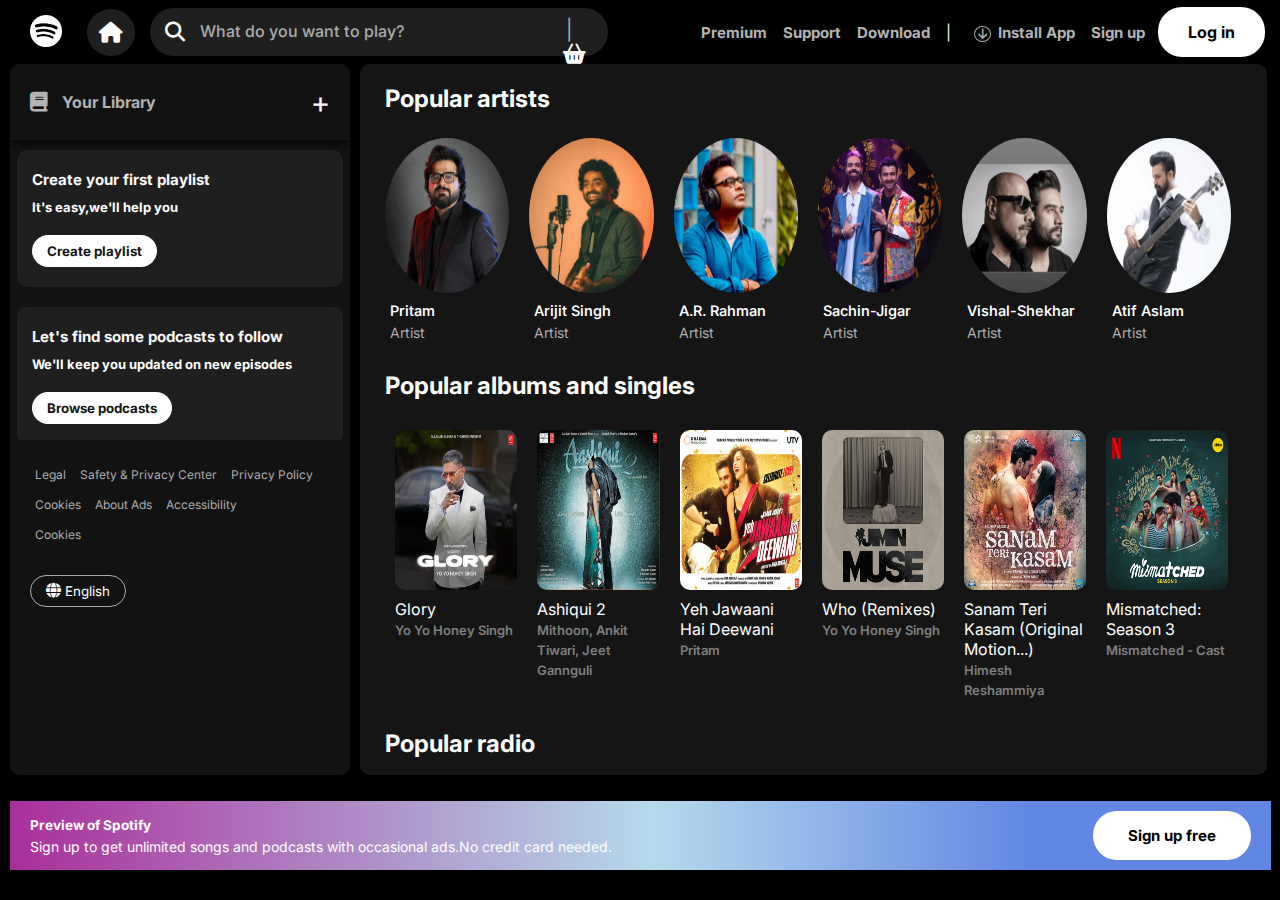
<file: index.html>
<!DOCTYPE html>
<html lang="en">

<head>
    <meta charset="UTF-8">
    <meta name="viewport" content="width=device-width, initial-scale=1.0">
    <title>Spotify - Web Player: Music for everyone</title>
    <link rel="icon" href="images/download.ico" type="image/x-icon" sizes="48*48"/>
    <link href="https://fonts.googleapis.com/css2?family=Bebas+Neue&family=Inter:ital,opsz,wght@0,14..32,100..900;1,14..32,100..900&family=Noto+Sans:ital,wght@0,100..900;1,100..900&family=Open+Sans:ital,wght@0,300..800;1,300..800&family=Work+Sans:ital,wght@0,100..900;1,100..900&display=swap" rel="stylesheet">
    <link rel="stylesheet" href="https://cdnjs.cloudflare.com/ajax/libs/font-awesome/6.7.2/css/all.min.css">
    <link rel="stylesheet" href="style.css">
    <link rel="stylesheet" href="media.css">
</head>

<body>
    <header>
        <div class="header-left">
            <div class="logo">
                <img src="images/logo.png" alt="logo" />
                <h3>Spotify</h3>
            </div>
            <i class="fa-solid fa-house"></i>
            <div class="search-bar">
                <button><i class="fa-solid fa-magnifying-glass"></i></button>
                <input placeholder="What do you want to play?" type="text" />
                <button>| &nbsp;<i class="fa-solid fa-basket-shopping"></i></button>
            </div>
        </div>
        <div class="header-right">
            <i class="fa-solid fa-magnifying-glass"></i>
            <p>Premium</p>
            <p>Support</p>
            <p>Download</p>
            <p><span>|</span></p>
            <p><i class="fa-solid fa-arrow-down"></i>Install App</p>
            <p>Sign up</p>
            <button><a href="login.html">Log in</a></button>
        </div>
        <div class="click-bar">
            <input placeholder="Music Name" type="text"/>
        </div>
    </header>

    <div class="event">
        <div class="event-content">
            <h3>Preview of Spotify</h3>
            <p>Sign up to get unlimited songs and podcasts with occasional ads.No credit card needed.</p>
        </div>
        <button>Sign up free</button>
    </div>

    <main>
        <div class="main-left">
            <div class="main-left-top">
                <p><i class="fa-solid fa-book"></i> &nbsp;Your Library</p>
                <p>+</p>
            </div>
            <div class="main-left-scroller">
                <div class="main-left-boxes">
                    <h3>Create your first playlist</h3>
                    <p>It's easy,we'll help you</p>
                    <button>Create playlist</button>
                </div>
                <div class="main-left-boxes">
                    <h3>Let's find some podcasts to follow</h3>
                    <p>We'll keep you updated on new episodes</p>
                    <button>Browse podcasts</button>
                </div>
            </div>
            <div class="main-left-others">
                <a href="">legal</a>
                <a href="">safety & privacy center</a>
                <a href="">privacy policy</a>
                <a href="">cookies</a>
                <a href="">about ads</a>
                <a href="">accessibility</a> <br/>
                <a href="">Cookies</a> <br/>
                <button><i class="fa-solid fa-globe"></i> English</button>
            </div>
        </div>

        <div class="main-right">
            <h2>Popular artists</h2>
            <div class="main-right-item">
                <div class="main-right-items">
                    <div class="imgdiv"><img src="images/item1.jpg" alt=""></div>
                    <i class="fa-solid fa-play"></i>
                    <h3>Pritam</h3>
                    <p>Artist</p>
                </div>
                <div class="main-right-items">
                    <div class="imgdiv"><img src="images/item2.jpg" alt=""></div>
                    <h3>Arijit Singh</h3>
                    <p>Artist</p>
                </div>
                <div class="main-right-items">
                    <div class="imgdiv"><img src="images/item3.jpg" alt=""></div>
                    <h3>A.R. Rahman</h3>
                    <p>Artist</p>
                </div>
                <div class="main-right-items">
                    <div class="imgdiv"><img src="images/item4.jpg" alt=""></div>
                    <h3>Sachin-Jigar</h3>
                    <p>Artist</p>
                </div>
                <div class="main-right-items">
                    <div class="imgdiv"><img src="images/item5.jpg" alt=""></div>
                    <h3>Vishal-Shekhar</h3>
                    <p>Artist</p>
                </div>
                <div class="main-right-items">
                    <div class="imgdiv"><img src="images/item6.jpg" alt=""></div>
                    <h3>Atif Aslam</h3>
                    <p>Artist</p>
                </div>
            </div>
            <h2>Popular albums and singles</h2>
            <div class="album-item">
                <div class="album-items">
                    <img src="images/yoyo.jpg" alt="">
                    <h3>Glory</h3>
                    <a href="">Yo Yo Honey Singh</a>
                </div>
                <div class="album-items">
                    <img src="images/ashiqui.jpg" alt="">
                    <h3>Ashiqui 2</h3>
                    <a href="">Mithoon, Ankit Tiwari, Jeet Gannguli</a>
                </div>
                <div class="album-items">
                    <img src="images/yjhd.jpg" alt="">
                    <h3>Yeh Jawaani Hai Deewani</h3>
                    <a href="">Pritam</a>
                </div>
                <div class="album-items">
                    <img src="images/muse.jpg" alt="">
                    <h3>Who (Remixes)</h3>
                    <a href="">Yo Yo Honey Singh</a>
                </div>
                <div class="album-items">
                    <img src="images/stm.jpg" alt="">
                    <h3>Sanam Teri Kasam (Original Motion...)</h3>
                    <a href="">Himesh Reshammiya</a>
                </div>
                <div class="album-items">
                    <img src="images/mismatch.jpg" alt="">
                    <h3>Mismatched: Season 3</h3>
                    <a href="">Mismatched - Cast</a>
                </div>
            </div>

            <h2>Popular radio</h2>
            <div class="album-item">
                <div class="album-items">
                    <img src="images/en.jpg" alt="">
                    <a href="">With Sachin-Jigar, Vishal-Shekhar</a>
                </div>
                <div class="album-items">
                    <img src="images/en (1).jpg" alt="">
                    <a href="">With A.R.Rahman, Vishal-Shekhar</a>
                </div>
                <div class="album-items">
                    <img src="images/en (2).jpg" alt="">
                    <a href="">With Arman Malik, Mohit Chauhan</a>
                </div>
                <div class="album-items">
                    <img src="images/en (3).jpg" alt="">
                    <a href="">With Karan Aujla, Shubh, AP</a>
                </div>
                <div class="album-items">
                    <img src="images/en (4).jpg" alt="">
                    <a href="">With Asha Bhosle, Abhijeet</a>
                </div>
                <div class="album-items">
                    <img src="images/en (5).jpg" alt="">
                    <a href="">With Anirudh Ravichander</a>
                </div>
            </div>

            <h2>Featured Charts</h2>
            <div class="album-item">
                <div class="album-items">
                    <img src="images/i1.jpg" alt="">
                    <a href="">Your weekly update of the most played...</a>
                </div>
                <div class="album-items">
                    <img src="images/i2.jpg" alt="">
                    <a href="">Your weekly update of the most played...</a>
                </div>
                <div class="album-items">
                    <img src="images/i3.jpg" alt="">
                    <a href="">Your daily update of the most played...</a>
                </div>
                <div class="album-items">
                    <img src="images/i4.jpg" alt="">
                    <a href="">Your daily update of the most played...</a>
                </div>
                <div class="album-items">
                    <img src="images/i5.jpg" alt="">
                    <a href="">Your daily update of the most played...</a>
                </div>
                <div class="album-items">
                    <img src="images/i6.jpg" alt="">
                    <a href="">Your daily update of the most played...</a>
                </div>
            </div>

            <h2>India's Best</h2>
            <div class="album-item">
                <div class="album-items">
                    <img src="images/p1.jpg" alt="">
                    <a href="">Hottest tracks from your favourite |-pop...</a>
                </div>
                <div class="album-items">
                    <img src="images/p2.jpg" alt="">
                    <a href="">Bollywood Central, jab baje toh seedha...</a>
                </div>
                <div class="album-items">
                    <img src="images/p3.jpg" alt="">
                    <a href="">Ultimate 101 Punjabi Hits with Shubh</a>
                </div>
                <div class="album-items">
                    <img src="images/p4.jpg" alt="">
                    <a href="">Finest collection of Tamil Music from the...</a>
                </div>
                <div class="album-items">
                    <img src="images/p5.jpg" alt="">
                    <a href="">The finest set of Telugu music from th...</a>
                </div>
                <div class="album-items">
                    <img src="images/p6.jpg" alt="">
                    <a href="">Finest collection of Tamil Music from the...</a>
                </div>
            </div>

            <footer>
                <ul>
                    <li><b>Company</b></li>
                    <li>About</li>
                    <li>Jobs</li>
                    <li>For the Record</li>
                </ul>
                <ul>
                    <li><b>Communities</b></li>
                    <li>For Artists</li>
                    <li>Developers</li>
                    <li>Advertising</li>
                    <li>Investors</li>
                    <li>Vendors</li>
                </ul>
                <ul>
                    <li><b>useful links</b></li>
                    <li>Support</li>
                    <li>Free Mobile App</li>
                </ul>
                <ul>
                    <li><b>Spotify</b></li>
                    <li>Premium Individual</li>
                    <li>Premium Duo</li>
                    <li>Premium Family</li>
                    <li>Premium Student</li>
                    <li>Spotify Free</li>
                </ul>
                <div class="icons">
                    <i class="fa-brands fa-instagram"></i>
                    <i class="fa-brands fa-twitter"></i>
                    <i class="fa-brands fa-facebook"></i>
                </div><br/>
                
            </footer>
            <p>2025 Spotify AB</p>
        </div>
    </main>
</body>
<script src="script.js"></script>

</html>
</file>
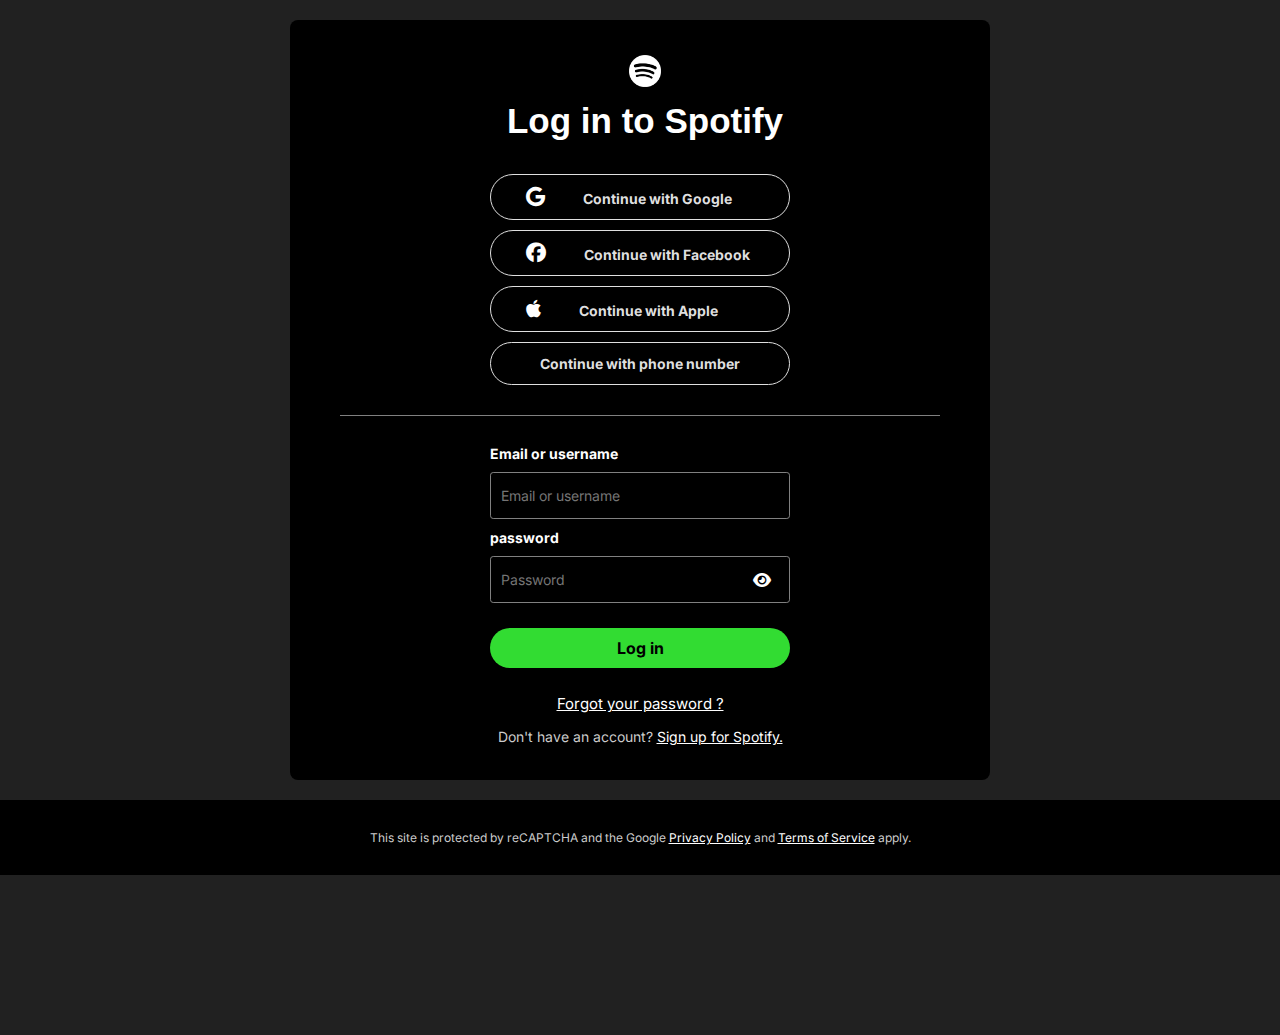
<file: login.html>
<!DOCTYPE html>
<html lang="en">
<head>
    <meta charset="UTF-8">
    <meta name="viewport" content="width=device-width, initial-scale=1.0">
    <title>Document</title>
    <link href="https://fonts.googleapis.com/css2?family=Bebas+Neue&family=Inter:ital,opsz,wght@0,14..32,100..900;1,14..32,100..900&family=Noto+Sans:ital,wght@0,100..900;1,100..900&family=Open+Sans:ital,wght@0,300..800;1,300..800&family=Work+Sans:ital,wght@0,100..900;1,100..900&display=swap" rel="stylesheet">
    <link rel="stylesheet" href="https://cdnjs.cloudflare.com/ajax/libs/font-awesome/6.7.2/css/all.min.css">
    <link rel="stylesheet" href="style.css"/>
    <link rel="stylesheet" href="media.css"/>
</head>
<body>
    <div class="mainDiv">
        <div class="loginPage">
            <div class="logo">
                <img src="images/logo.png" alt="logo" />
                <h2>Log in to Spotify</h2>
            </div>
            <div class="social-media">
                <button><i class="fa-brands fa-google"></i> Continue with Google</button>
                <button><i class="fa-brands fa-facebook"></i> Continue with Facebook</button>
                <button><i class="fa-brands fa-apple"></i> Continue with Apple</button>
                <button>Continue with phone number</button>
            </div>
            <div class="border"></div>
            <form action="">
                <div class="form-items">
                    <h5>Email or username</h5>
                    <input placeholder="Email or username" type="text"/>
                </div>
                <div class="form-items">
                    <h5>password</h5>
                    <div class="input-container">
                        <i class="fa-solid fa-eye"></i>
                        <input placeholder="Password" type="password" />
                    </div>
                </div>
                <button type="submit">Log in</button>
                <div class="for">
                    <a href="">Forgot your password ?</a>
                    <p>Don't have an account? <a>Sign up for Spotify.</a></p>
                </div>
            </form>
        </div>

        <div class="terms">
            <p>This site is protected by reCAPTCHA and the Google <a href="">Privacy Policy</a> and <a href="">Terms of Service</a> apply.</p>
        </div>
        
    </div>
</body>
<script src="script.js"></script>
</html>
</file>
<file: style.css>
* {
    margin: 0;
    padding: 0;
    list-style: none;
    text-decoration: none;
    box-sizing: border-box;
    font-family: "Inter", serif;
    color: white;
}

body {
    background-color: #000000;
}

header {
    width: 100%;
    padding: 0px 10px;
    display: flex;
    justify-content: space-between;
    position: sticky;
    top: 0px;
    background-color: black;
    z-index: 99;
}

.click-bar {
    display: none;
}


.header-left {
    flex-basis: 45%;
    display: flex;
    align-items: center;
    gap: 15px;
}

.logo {
    height: 100%;
    padding: 15px 10px 13px 20px;
    justify-content: space-between;
}

.logo h3 {
    display: none;
}

.logo>img {
    width: 32px;
}

.header-left>i {
    font-size: 21px;
    color: white;
    background-color: #1F1F1F;
    padding: 13px 12px;
    border-radius: 50%;
}

.search-bar {
    display: flex;
    height: 48px;
}

.search-bar input {
    width: 350px;
    border: none;
    background-color: #1F1F1F;
}

.search-bar input::placeholder {
    font-weight: 530;
    color: rgb(169, 169, 169);
    font-size: 16px;
}

.search-bar>button:first-child {
    color: rgb(169, 169, 169);
    background-color: #1F1F1F;
    border: none;
    padding: 10px 15px;
    font-size: 20px;
    border-radius: 50px 0px 0px 50px;
}

.search-bar>button:last-child {
    background-color: #1F1F1F;
    border: none;
    padding: 10px 15px;
    border-radius: 0px 50px 50px 0px;
    font-size: 20px;
    color: rgb(169, 169, 169);
}

.header-right span {
    font-weight: normal;
    color: white;
}

.header-right {
    display: flex;
    align-items: center;
}

.header-right>i {
    display: none;
}

.header-right>p {
    font-weight: bold;
    font-size: 15px;
    margin: 0px 8px;
    color: #B3B3B3;
}

.header-right>p>i {
    border: 1.7px solid rgb(169, 169, 169);
    ;
    padding: 1px 3px;
    color: rgb(169, 169, 169);
    border-radius: 50%;
    font-size: 12px;
    margin: 0px 7px;
}

.header-right>button {
    background-color: white;
    padding: 15px 30px;
    color: black;
    border-radius: 1.5rem;
    border: none;
    font-weight: bold;
    font-size: 16px;
    margin: 0px 5px;
}

.header-right>button>a {
    color: black;
}

/*   event section   */

.event {
    display: flex;
    justify-content: space-between;
    align-items: center;
    padding: 10px;
    width: 98.5%;
    position: absolute;
    top: 89%;
    left: 10px;
    padding: 10px 20px;
    margin: auto !important;
    background: linear-gradient(90deg, rgba(169, 47, 155, 1) 0%, rgba(180, 218, 236, 1) 51%, rgba(97, 134, 227, 1) 81%);
}

.event h3 {
    font-size: 13.5px;
    margin-bottom: 5px;
}

.event p {
    font-size: 14px;
}

.event button {
    padding: 15px 35px;
    color: black;
    background-color: white;
    border: none;
    border-radius: 1.5rem;
    font-size: 15px;
    font-weight: bold;
}

/*    main section    */

main {
    width: 100%;
    height: 79vh;
    display: flex;
    gap: 20px;
    gap: 10px;
    padding: 0px 10px;
}

.main-left {
    flex-basis: 27%;
    height: 100vh;
    height: auto;
    border-radius: 10px;
    background-color: #121212;
}

.main-left-top {
    width: 100%;
    background-color: #121212;
    display: flex;
    justify-content: space-between;
    align-items: center;
    box-shadow: 0px 2px 10px 0px black;
    padding: 20px;
    font-weight: bold;
    color: #B3B3B3;
    border-radius: 10px 10px 0px 0px;
}

.main-left-top>p:first-child {
    display: flex;
    gap: 10px;
    color: #B3B3B3;
}

.main-left-top>p:last-child {
    font-size: 30px;
    font-weight: lighter;
}

.main-left-top>p>i {
    align-self: flex-start;
    font-size: 20px;
    color: #B3B3B3;
}

.main-left-scroller {
    height: 300px;
    overflow: hidden;
    scroll-behavior: smooth;
    scrollbar-color: gray transparent;
}

.main-left-scroller:hover {
    overflow-y: scroll;
}

.main-left-boxes {
    margin: 10px auto;
    margin-bottom: 20px;
    width: 96%;
    background-color: #1F1F1F;
    border-radius: 10px;
    padding: 20px 15px;
}

.main-left-boxes h3 {
    font-size: 15px;
    color: #FAFAFA;
    margin-bottom: 10px;
}

.main-left-boxes p {
    font-size: 13px;
    font-weight: bold;
    margin-bottom: 10px;
}

.main-left-boxes button {
    color: #151515;
    background-color: white;
    padding: 8px 15px;
    border: none;
    border-radius: 1rem;
    font-weight: bold;
    margin-top: 10px;
}

.main-left-others {
    padding: 20px;
}

.main-left-others a {
    text-transform: capitalize;
    font-size: 12px;
    color: #AEABAE;
    /* font-weight: bold; */
    margin: 0px 5px;
    line-height: 30px;
}

.main-left-others a:last-child {
    color: white;
    font-size: 12.5px;
}

.main-left-others button {
    margin-top: 25px;
    border: none;
    border-radius: 1.5rem;
    padding: 7px 15px;
    border: 1px solid #AEABAE;
    background-color: transparent;
}

.main-left-others button i {
    font-size: 15px;
}

/*    main right section    */

.main-right {
    flex-basis: 72%;
    height: 100%;
    background-color: #151515;
    border-radius: 10px;
    padding: 10px 25px;
    overflow-y: scroll;
    scrollbar-color: gray transparent;
}

.main-right h2 {
    margin: 10px 0px;
}

.main-right-item {
    width: 100%;
    display: flex;
    flex-wrap: wrap;
    gap: 20px;
}

.main-right-items {
    margin: 15px 0px;
    flex-basis: 14.5%;
    position: relative;
}

.main-right-items img {
    width: 100%;
    height: 155px;
    border-radius: 50%;
}

.main-right-items h3 {
    font-size: 14.5px;
    margin: 5px;
    font-weight: 550;
}

.main-right-items p {
    font-size: 14px;
    color: #AEABAE;
    margin: 5px;
}

.main-right-items i {
    position: absolute;
    top: 120px;
    left: 90px;
    font-size: 20px;
    padding: 13px 16px;
    background-color: #1DD960;
    color: black;
    border-radius: 50%;
    opacity: 0;
}

/* .imgdiv:hover .main-right-items i {
    opacity: 1;
} */

.album-item {
    width: 100%;
    display: flex;
    flex-wrap: wrap;
}

.album-items {
    flex-basis: 16.59%;
    height: auto;
    padding: 10px;
    border-radius: 1rem;
    margin: 10px 0px;
}

.album-item img {
    border-radius: 10px;
    width: 100%;
    height: 160px;
}

.album-items h3 {
    font-weight: normal;
    font-size: 16px;
    color: white;
    margin-top: 5px;
}

.album-items a {
    color: whitesmoke;
    font-size: 13px;
    margin: 5px 0px;
    color: gray;
    font-weight: 600;
}

.album-items:hover {
    background-color: #1F1F1F;
}

/*   footer section    */

footer {
    margin: 50px 0px;
    width: 100%;
    display: flex;
    flex-wrap: wrap;
    gap: 20px;
    border-bottom: 0.8px solid gray;
    padding-bottom: 20px;
}

footer ul {
    flex-basis: 20%;
}

footer>ul>li:first-child {
    margin: 15px 0px;
}

footer>ul>li {
    font-size: 14.5px;
    margin: 13px 0px;
    color: gray;
    font-weight: bold;

}

footer .icons {
    display: flex;
    gap: 15px;
    font-size: 28px;
}

.main-right>p {
    font-size: 14px;
    margin: 20px 5px;
    color: gray;
}


/*    Login page Design     */

.mainDiv {
    width: 100%;
    height: 115vh;
    background-color: #212121;
    padding: 20px 0px;
    font-family: Arial, Helvetica, sans-serif;
}

.loginPage {
    width: 700px;
    padding: 20px;
    margin: auto;
    border-radius: 0.5rem;
    background-color: black;
}

.logo {
    text-align: center;
}

.logo h2 {
    font-size: 35px;
    margin: 10px 0px;
    font-family: sans-serif;
}

.social-media {
    display: flex;
    align-items: center;
    justify-content: center;
    flex-direction: column;
    gap: 10px;
    margin: 10px 0px;
}

.social-media button {
    width: 300px;
    text-align: left;
    padding: 12px 0px;
    color: #DFDFDF;
    background-color: transparent;
    border: 1px solid #DFDFDF;
    border-radius: 1.5rem;
    font-weight: bold;
    font-size: 14px;
}

.social-media i {
    color: white;
    margin: 0px 35px;
    font-size: 20px;
}

.social-media>button:last-child {
    text-align: center;
}

.border {
    margin: 30px auto;
    width: 600px;
    height: 0.1px;
    background-color: gray;
}

.loginPage form {
    margin: auto;
    width: 300px;
}

.form-items h5 {
    margin: 10px 0px;
    font-size: 14px;
}

.form-items input {
    width: 300px;
    background-color: transparent;
    border: 1px solid gray;
    border-radius: 0.2rem;
    font-size: 14px;
    padding: 14px 10px;
}

.loginPage form button {
    width: 300px;
    padding: 10px 0px;
    color: black;
    font-size: 16px;
    border: none;
    margin: 25px 0px;
    cursor: pointer;
    font-weight: bold;
    border-radius: 1.5rem;
    background-color: rgb(50, 220, 50);
}

.loginPage form a {
    width: 100px;
    text-decoration: underline;
}

.for a {
    font-size: 15px;
}

.for p {
    padding: 15px 0px;
    color: #ccc;
    font-size: 14px;
}

.for p a {
    text-decoration: underline;
    font-size: 14px;
}

.for {
    text-align: center;
}

.for a:hover {
    color: rgb(50, 233, 50);
}

.terms {
    width: 100%;
    padding: 30px;
    text-align: center;
    margin: 20px 0px;
    background-color: black;
}

.terms p {
    font-size: 12px;
    color: #ccc;
}

.terms a {
    text-decoration: underline;
}

.input-container {
    position: relative;
}
.input-container i {
    position: absolute;
    top: 50%;
    cursor: pointer;
    right: 10px;
    transform: translate(-50%,-50%);
}
</file>
<file: media.css>
@media only screen and (min-width:200px) and (max-width:575px) {


    header {
        position: sticky;
        top: 0px;
    }

    .header-left i {
        display: none;
    }

    .header-left {
        display: block;
    }

    .header-right>p,
    button {
        display: none;
    }

    .header-right>i {
        display: block;
        font-size: 20px;
        color: white;
    }

    .click-bar {
        margin: 20px 10px;
        width: 300px;
        display: none;
    }

    .click-bar input {
        width: 100%;
        font-size: 18px;
        background-color: #1f1f1f;
        padding: 5px;
    }

    .click-bar button {
        color: white;
    }

    .logo {
        display: flex;
        align-items: center;
        gap: 10px;
        /* display: block; */
    }

    .logo h3 {
        font-size: 20px;
        display: block;
        color: whitesmoke;
    }

    .search-bar {
        display: none;
    }

    h2 {
        font-size: 20px;
    }

    main {
        flex-direction: column;
    }

    .main-left {
        overflow: unset;
        order: 2;
    }

    .main-left-scroller {
        height: auto;
    }

    .main-right {
        padding: 10px;
    }

    .main-right {
        height: auto;
        overflow: unset;
        order: 1;
    }

    .main-right-item {
        justify-content: center;
    }

    .main-right-items {
        flex-basis: 45%;
    }

    .main-right-items img {
        width: 100%;
        height: 140px;
    }

    .album-items {
        flex-basis: 100%;
    }



    .album-items img {
        height: auto;
    }

    .event {
        display: none;
    }

    footer {
        margin: 0px;
        justify-content: center;
    }

    footer ul {
        flex-basis: 45%;
    }

}

@media only screen and (min-width:576px) and (max-width:992px) {


    header {
        position: sticky;
        top: 0px;
    }

    .header-left i {
        display: none;
    }

    .header-left {
        display: block;
    }

    .header-right>p,button {
        display: none;
    }

    .header-right>i {
        display: block;
        font-size: 20px;
        color: white;
    }

    .click-bar {
        margin: 20px 10px;
        width: 300px;
        display: none;
    }

    .click-bar input {
        width: 100%;
        font-size: 18px;
        background-color: #1f1f1f;
        padding: 5px;
    }

    .click-bar button {
        color: white;
    }

    .logo {
        display: flex;
        align-items: center;
        gap: 10px;
        width: 80px;
    }
    .logo img {
        width: 100%;
    }

    .logo h3 {
        display: none;
    }

    .search-bar {
        display: none;
    }

    h2 {
        font-size: 20px;
    }

    main {
        flex-direction: column;
    }

    .main-left {
        overflow: unset;
        order: 2;
    }

    .main-left-scroller {
        height: auto;
    }

    .main-right {
        padding: 10px;
    }

    .main-right-item {
        justify-content: center;
    }

    .main-right {
        height: auto;
        overflow: unset;
        order: 1;
    }

    .main-right-item {
        align-items: center;
    }

    .main-right-items {
        flex-basis: 45%;
        justify-content: center;
    }

    .main-right-items img {
        width: 100%;
        height: 300px;
    }

    .album-items img {
        height: auto;
    }

    .album-items {
        flex-basis: 45%;
    }

    .event {
        display: none;
    }

    footer {
        margin: 0px;
        justify-content: center;
    }

    footer ul {
        flex-basis: 45%;
    }

}
</file>
